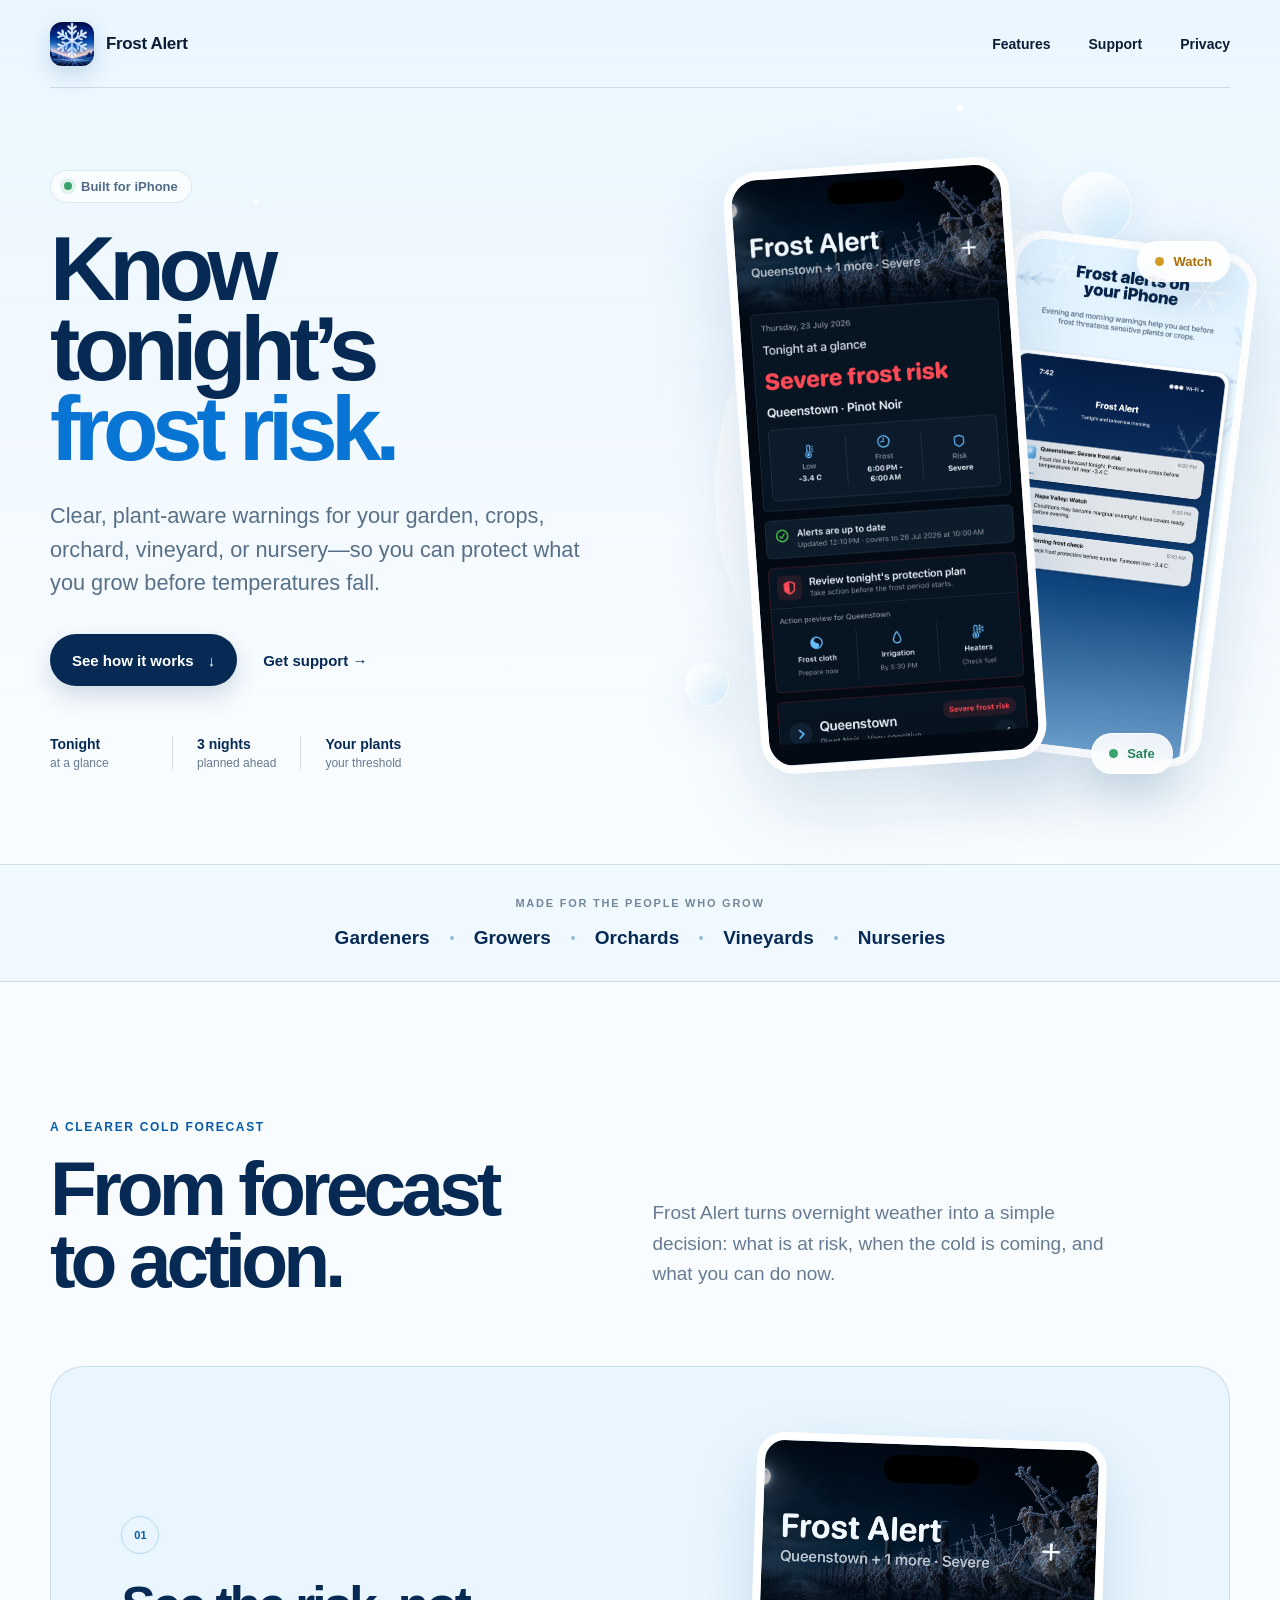
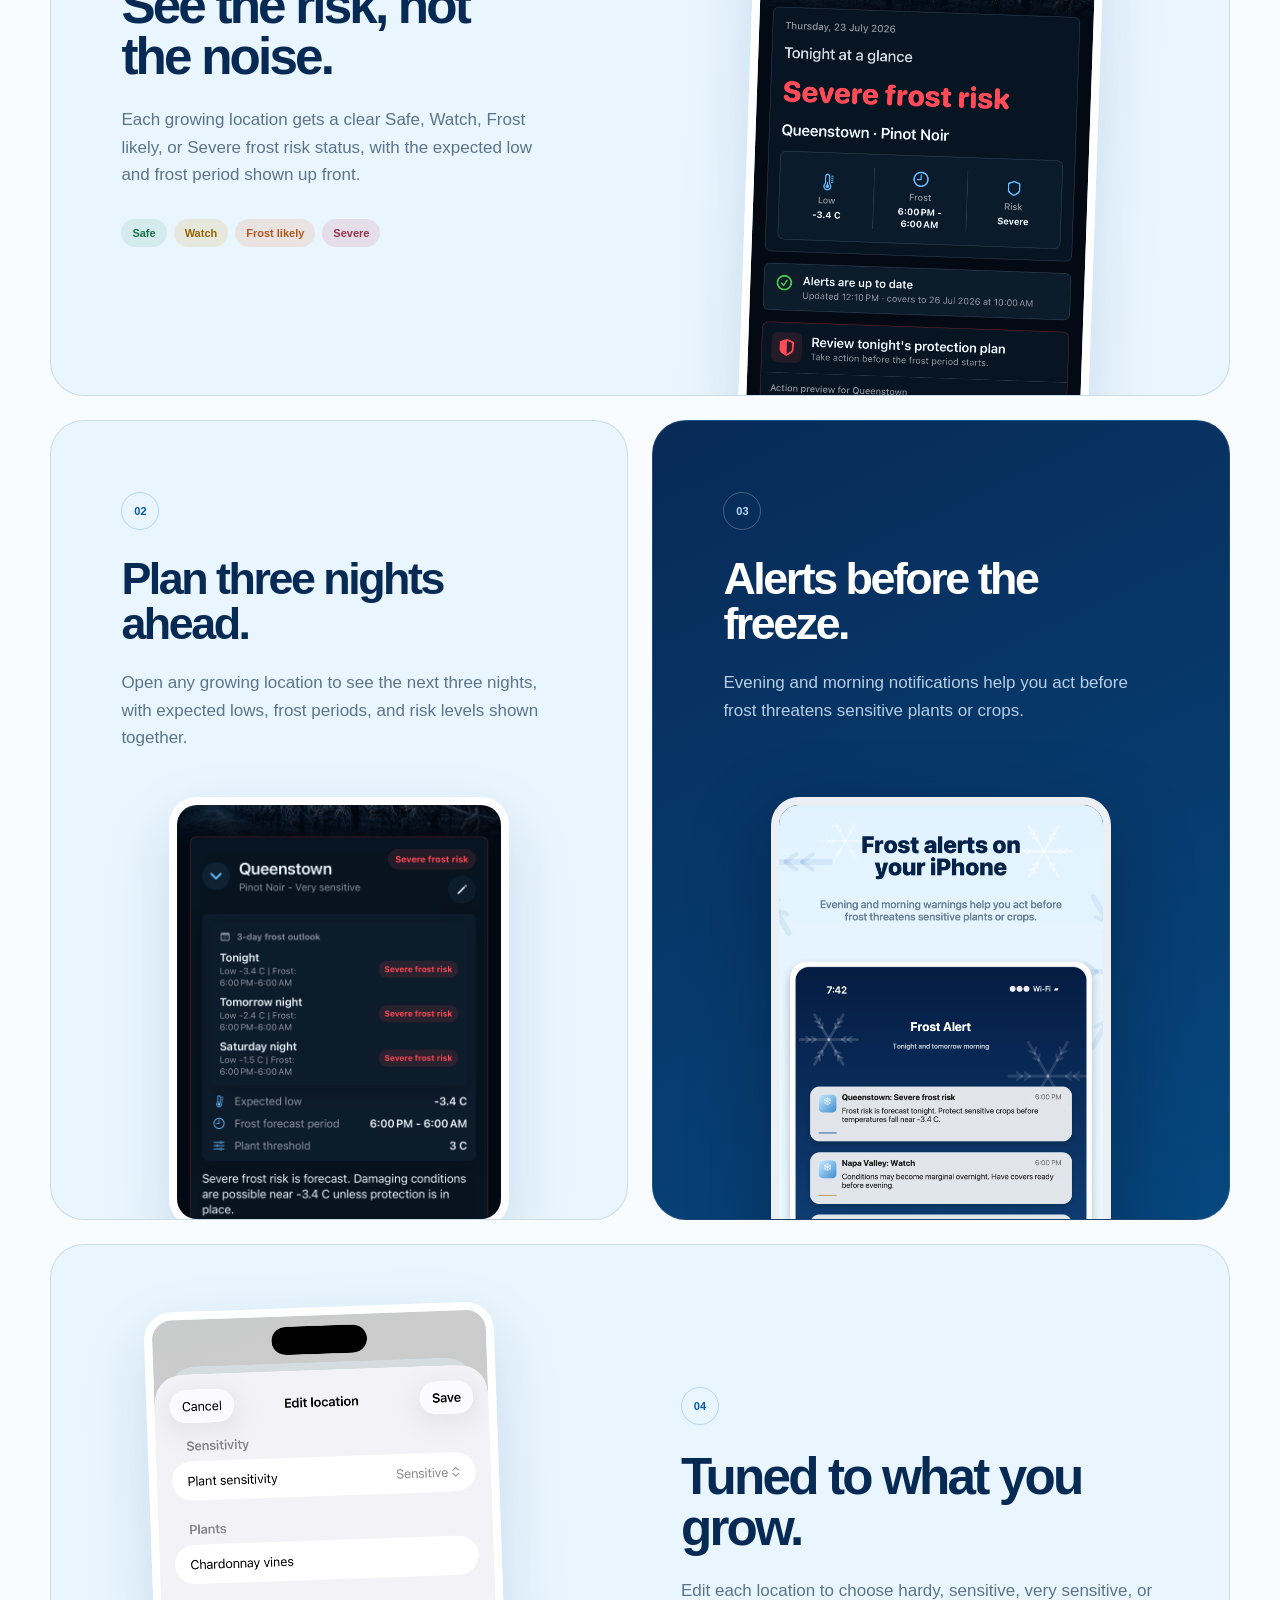
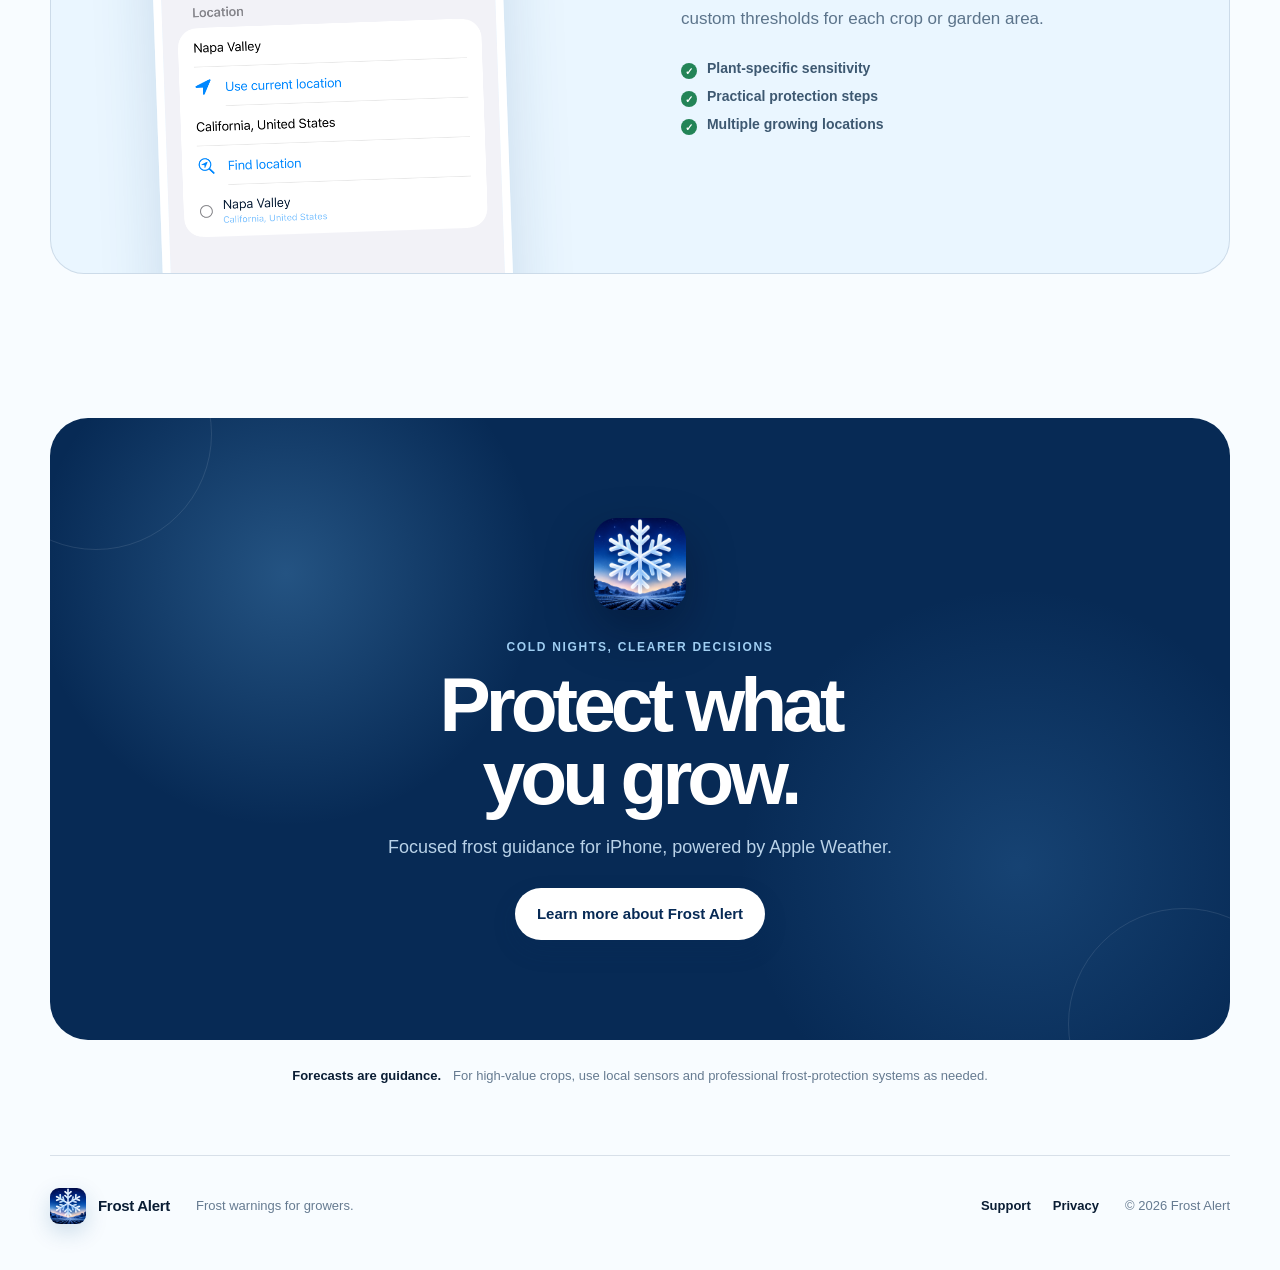
<file: docs/index.html>
<!doctype html>
<html lang="en">
<head>
  <meta charset="utf-8">
  <meta name="viewport" content="width=device-width, initial-scale=1">
  <title>Frost Alert — Frost warnings for growers</title>
  <meta name="description" content="Know when frost could threaten your garden, crops, orchard, vineyard, or nursery with clear overnight risk guidance for iPhone.">
  <meta name="theme-color" content="#eaf6ff">
  <meta property="og:title" content="Frost Alert — Know tonight's frost risk">
  <meta property="og:description" content="Clear, plant-aware frost warnings and practical guidance for growers and gardeners.">
  <meta property="og:type" content="website">
  <meta property="og:url" content="https://nhcottier.github.io/frost-alert/">
  <meta property="og:image" content="https://nhcottier.github.io/frost-alert/assets/screenshots/frost-risk-dashboard.png">
  <link rel="icon" href="assets/frost-alert-icon.png">
  <link rel="stylesheet" href="styles.css?v=8">
</head>
<body>
  <header class="site-header">
    <a class="wordmark" href="index.html" aria-label="Frost Alert home">
      <img src="assets/frost-alert-icon.png" width="44" height="44" alt="">
      <span>Frost Alert</span>
    </a>
    <nav class="site-nav" aria-label="Main navigation">
      <a href="#features">Features</a>
      <a href="support.html">Support</a>
      <a href="privacy.html">Privacy</a>
    </nav>
  </header>

  <main>
    <section class="marketing-hero">
      <div class="hero-copy">
        <div class="availability"><span aria-hidden="true"></span> Built for iPhone</div>
        <h1>Know tonight’s<br><em>frost risk.</em></h1>
        <p class="hero-lead">Clear, plant-aware warnings for your garden, crops, orchard, vineyard, or nursery—so you can protect what you grow before temperatures fall.</p>
        <div class="hero-actions">
          <a class="button" href="#features">See how it works <span aria-hidden="true">↓</span></a>
          <a class="text-link" href="support.html">Get support <span aria-hidden="true">→</span></a>
        </div>
        <ul class="quick-facts" aria-label="App highlights">
          <li><strong>Tonight</strong><span>at a glance</span></li>
          <li><strong>3 nights</strong><span>planned ahead</span></li>
          <li><strong>Your plants</strong><span>your threshold</span></li>
        </ul>
      </div>

      <div class="hero-showcase" aria-label="Frost Alert app screens">
        <div class="ice-orb orb-one" aria-hidden="true"></div>
        <div class="ice-orb orb-two" aria-hidden="true"></div>
        <figure class="screen-card screen-card-back">
          <img src="assets/screenshots/frost-notifications.png" alt="Frost Alert evening and morning notifications on iPhone" width="739" height="1600">
        </figure>
        <figure class="screen-card screen-card-front">
          <img src="assets/screenshots/frost-risk-dashboard.png" alt="Frost Alert dashboard showing severe, watch, and safe frost risk levels" width="1320" height="2868">
        </figure>
        <div class="risk-chip risk-chip-watch"><span></span> Watch</div>
        <div class="risk-chip risk-chip-safe"><span></span> Safe</div>
      </div>
    </section>

    <section class="audience-strip" aria-label="Who Frost Alert is for">
      <p>Made for the people who grow</p>
      <div>
        <span>Gardeners</span><i aria-hidden="true"></i><span>Growers</span><i aria-hidden="true"></i><span>Orchards</span><i aria-hidden="true"></i><span>Vineyards</span><i aria-hidden="true"></i><span>Nurseries</span>
      </div>
    </section>

    <section class="story-section" id="features">
      <div class="section-heading">
        <p class="kicker">A clearer cold forecast</p>
        <h2>From forecast<br>to action.</h2>
        <p>Frost Alert turns overnight weather into a simple decision: what is at risk, when the cold is coming, and what you can do now.</p>
      </div>

      <div class="feature-story feature-story-wide">
        <div class="feature-copy">
          <span class="feature-number">01</span>
          <h3>See the risk, not the noise.</h3>
          <p>Each growing location gets a clear Safe, Watch, Frost likely, or Severe frost risk status, with the expected low and frost period shown up front.</p>
          <div class="risk-scale" aria-label="Frost Alert risk levels">
            <span class="safe">Safe</span><span class="watch">Watch</span><span class="likely">Frost likely</span><span class="severe">Severe</span>
          </div>
        </div>
        <div class="feature-visual visual-dashboard">
          <img src="assets/screenshots/frost-risk-dashboard.png" alt="Dashboard showing frost risk across three growing locations" loading="lazy" width="1320" height="2868">
        </div>
      </div>

      <div class="feature-pair">
        <article class="feature-story feature-story-tall">
          <div class="feature-copy">
            <span class="feature-number">02</span>
            <h3>Plan three nights ahead.</h3>
            <p>Open any growing location to see the next three nights, with expected lows, frost periods, and risk levels shown together.</p>
          </div>
          <div class="feature-visual visual-outlook">
            <img src="assets/screenshots/three-day-outlook.png" alt="Expanded Queenstown location showing a three-night frost outlook" loading="lazy" width="1320" height="2868">
          </div>
        </article>

        <article class="feature-story feature-story-tall feature-story-dark">
          <div class="feature-copy">
            <span class="feature-number">03</span>
            <h3>Alerts before the freeze.</h3>
            <p>Evening and morning notifications help you act before frost threatens sensitive plants or crops.</p>
          </div>
          <div class="feature-visual visual-notifications">
            <img src="assets/screenshots/frost-notifications.png" alt="Frost warning notifications on iPhone" loading="lazy" width="739" height="1600">
          </div>
        </article>
      </div>

      <div class="feature-story feature-story-wide feature-story-reverse">
        <div class="feature-copy">
          <span class="feature-number">04</span>
          <h3>Tuned to what you grow.</h3>
          <p>Edit each location to choose hardy, sensitive, very sensitive, or custom thresholds for each crop or garden area.</p>
          <ul class="check-list">
            <li>Plant-specific sensitivity</li>
            <li>Practical protection steps</li>
            <li>Multiple growing locations</li>
          </ul>
        </div>
        <div class="feature-visual visual-plants">
          <img src="assets/screenshots/frost-alerts.png" alt="Edit location screen showing plant sensitivity tuning" loading="lazy" width="1320" height="2868">
        </div>
      </div>
    </section>

    <section class="final-cta">
      <img src="assets/frost-alert-icon.png" width="92" height="92" alt="Frost Alert app icon">
      <p class="kicker">Cold nights, clearer decisions</p>
      <h2>Protect what<br>you grow.</h2>
      <p>Focused frost guidance for iPhone, powered by Apple Weather.</p>
      <a class="button button-light" href="support.html">Learn more about Frost Alert</a>
    </section>

    <aside class="disclaimer marketing-disclaimer">
      <strong>Forecasts are guidance.</strong>
      <span>For high-value crops, use local sensors and professional frost-protection systems as needed.</span>
    </aside>
  </main>

  <footer class="site-footer">
    <a class="wordmark footer-wordmark" href="index.html">
      <img src="assets/frost-alert-icon.png" width="36" height="36" alt="">
      <span>Frost Alert</span>
    </a>
    <p>Frost warnings for growers.</p>
    <nav aria-label="Footer navigation"><a href="support.html">Support</a><a href="privacy.html">Privacy</a></nav>
    <p class="copyright">© 2026 Frost Alert</p>
  </footer>
</body>
</html>
</file>
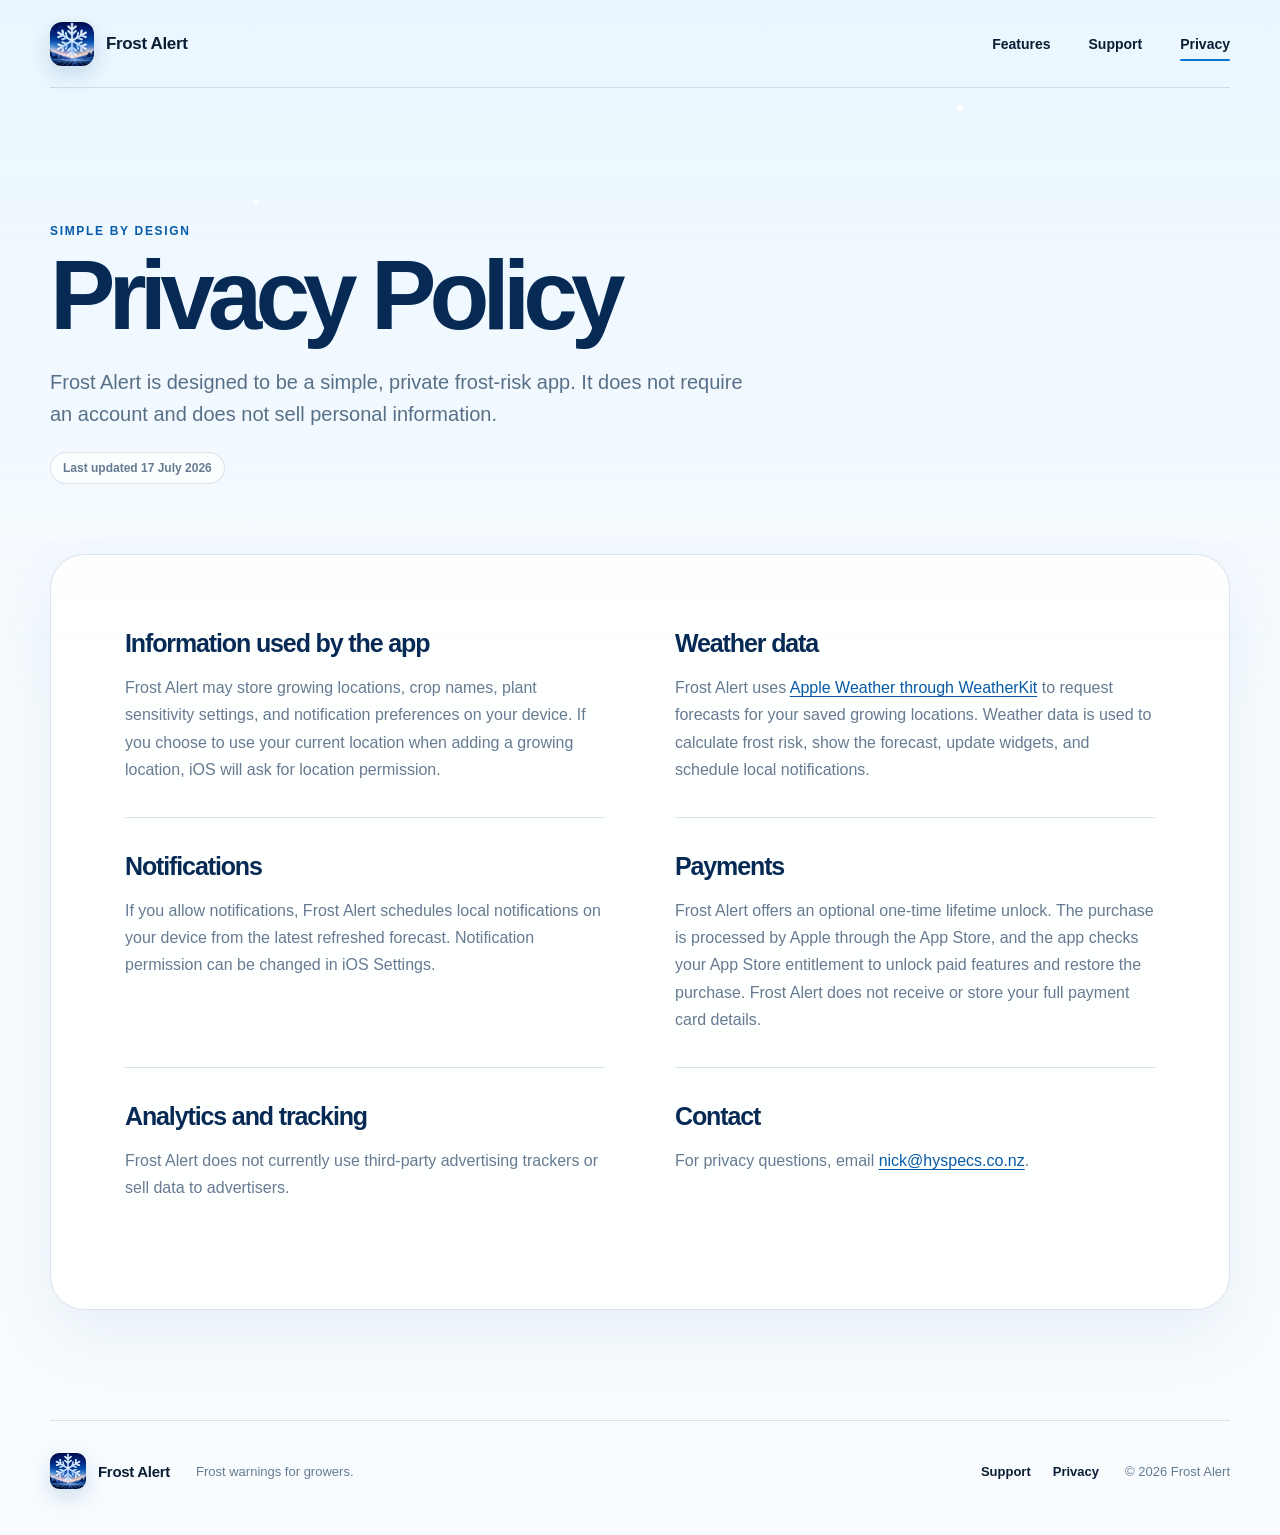
<file: docs/privacy.html>
<!doctype html>
<html lang="en">
<head>
  <meta charset="utf-8">
  <meta name="viewport" content="width=device-width, initial-scale=1">
  <title>Frost Alert Privacy Policy</title>
  <meta name="description" content="Privacy policy for the Frost Alert iPhone app.">
  <meta name="theme-color" content="#eaf6ff">
  <link rel="icon" href="assets/frost-alert-icon.png">
  <link rel="stylesheet" href="styles.css?v=8">
</head>
<body>
  <header class="site-header">
    <a class="wordmark" href="index.html" aria-label="Frost Alert home"><img src="assets/frost-alert-icon.png" width="44" height="44" alt=""><span>Frost Alert</span></a>
    <nav class="site-nav" aria-label="Main navigation"><a href="index.html#features">Features</a><a href="support.html">Support</a><a aria-current="page" href="privacy.html">Privacy</a></nav>
  </header>

  <main class="content-page">
    <header class="content-hero">
      <p class="kicker">Simple by design</p>
      <h1>Privacy Policy</h1>
      <p>Frost Alert is designed to be a simple, private frost-risk app. It does not require an account and does not sell personal information.</p>
      <span class="updated-date">Last updated 17 July 2026</span>
    </header>

    <section class="content-panel policy-sections">
      <section><h2>Information used by the app</h2><p>Frost Alert may store growing locations, crop names, plant sensitivity settings, and notification preferences on your device. If you choose to use your current location when adding a growing location, iOS will ask for location permission.</p></section>
      <section><h2>Weather data</h2><p>Frost Alert uses <a href="https://weatherkit.apple.com/legal-attribution.html">Apple Weather through WeatherKit</a> to request forecasts for your saved growing locations. Weather data is used to calculate frost risk, show the forecast, update widgets, and schedule local notifications.</p></section>
      <section><h2>Notifications</h2><p>If you allow notifications, Frost Alert schedules local notifications on your device from the latest refreshed forecast. Notification permission can be changed in iOS Settings.</p></section>
      <section><h2>Payments</h2><p>Frost Alert offers an optional one-time lifetime unlock. The purchase is processed by Apple through the App Store, and the app checks your App Store entitlement to unlock paid features and restore the purchase. Frost Alert does not receive or store your full payment card details.</p></section>
      <section><h2>Analytics and tracking</h2><p>Frost Alert does not currently use third-party advertising trackers or sell data to advertisers.</p></section>
      <section><h2>Contact</h2><p>For privacy questions, email <a href="mailto:nick@hyspecs.co.nz">nick@hyspecs.co.nz</a>.</p></section>
    </section>
  </main>

  <footer class="site-footer"><a class="wordmark footer-wordmark" href="index.html"><img src="assets/frost-alert-icon.png" width="36" height="36" alt=""><span>Frost Alert</span></a><p>Frost warnings for growers.</p><nav aria-label="Footer navigation"><a href="support.html">Support</a><a href="privacy.html">Privacy</a></nav><p class="copyright">© 2026 Frost Alert</p></footer>
</body>
</html>
</file>
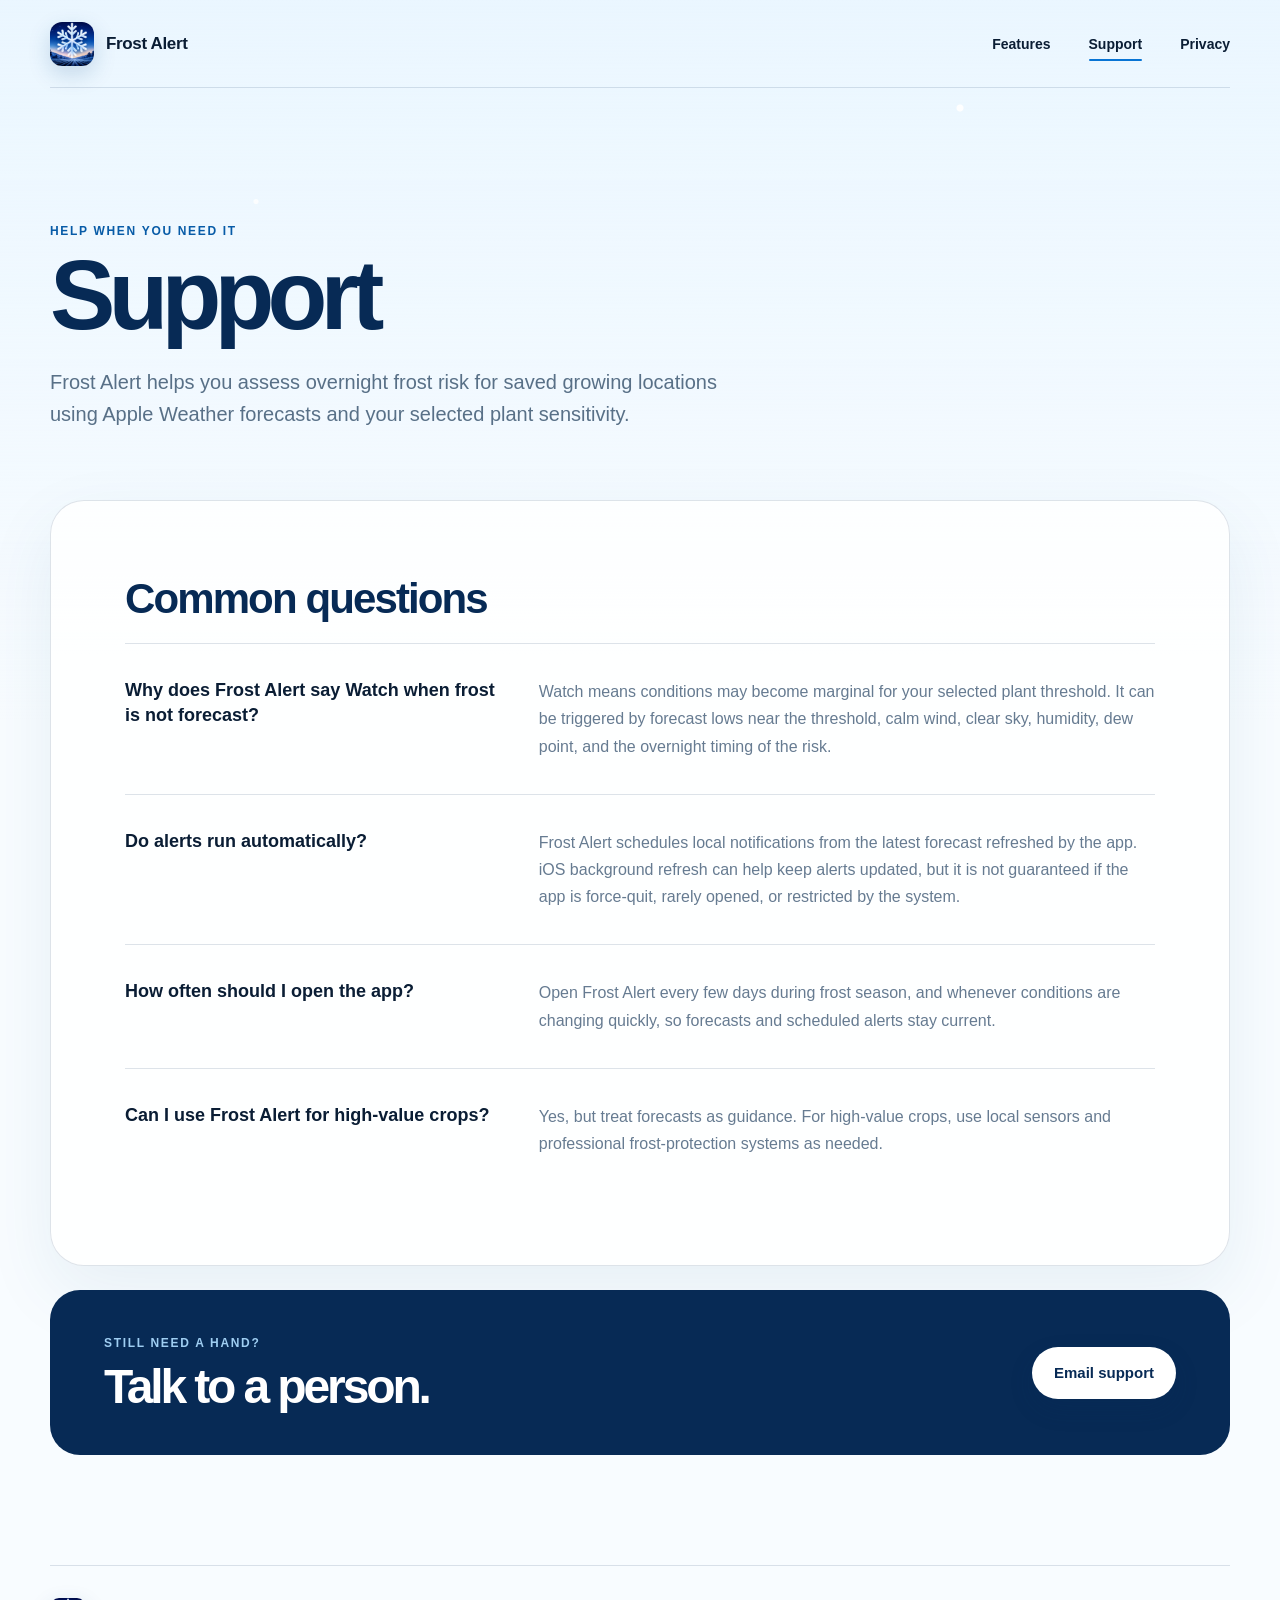
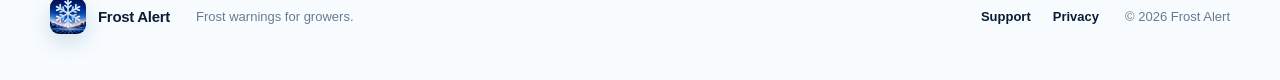
<file: docs/support.html>
<!doctype html>
<html lang="en">
<head>
  <meta charset="utf-8">
  <meta name="viewport" content="width=device-width, initial-scale=1">
  <title>Frost Alert Support</title>
  <meta name="description" content="Support information for the Frost Alert iPhone app.">
  <meta name="theme-color" content="#eaf6ff">
  <link rel="icon" href="assets/frost-alert-icon.png">
  <link rel="stylesheet" href="styles.css?v=8">
</head>
<body>
  <header class="site-header">
    <a class="wordmark" href="index.html" aria-label="Frost Alert home"><img src="assets/frost-alert-icon.png" width="44" height="44" alt=""><span>Frost Alert</span></a>
    <nav class="site-nav" aria-label="Main navigation"><a href="index.html#features">Features</a><a aria-current="page" href="support.html">Support</a><a href="privacy.html">Privacy</a></nav>
  </header>

  <main class="content-page">
    <header class="content-hero">
      <p class="kicker">Help when you need it</p>
      <h1>Support</h1>
      <p>Frost Alert helps you assess overnight frost risk for saved growing locations using Apple Weather forecasts and your selected plant sensitivity.</p>
    </header>

    <section class="content-panel">
      <h2>Common questions</h2>
      <div class="faq-list">
        <article>
          <h3>Why does Frost Alert say Watch when frost is not forecast?</h3>
          <p>Watch means conditions may become marginal for your selected plant threshold. It can be triggered by forecast lows near the threshold, calm wind, clear sky, humidity, dew point, and the overnight timing of the risk.</p>
        </article>
        <article>
          <h3>Do alerts run automatically?</h3>
          <p>Frost Alert schedules local notifications from the latest forecast refreshed by the app. iOS background refresh can help keep alerts updated, but it is not guaranteed if the app is force-quit, rarely opened, or restricted by the system.</p>
        </article>
        <article>
          <h3>How often should I open the app?</h3>
          <p>Open Frost Alert every few days during frost season, and whenever conditions are changing quickly, so forecasts and scheduled alerts stay current.</p>
        </article>
        <article>
          <h3>Can I use Frost Alert for high-value crops?</h3>
          <p>Yes, but treat forecasts as guidance. For high-value crops, use local sensors and professional frost-protection systems as needed.</p>
        </article>
      </div>
    </section>

    <section class="contact-card">
      <div><p class="kicker">Still need a hand?</p><h2>Talk to a person.</h2></div>
      <a class="button" href="mailto:nick@hyspecs.co.nz">Email support</a>
    </section>
  </main>

  <footer class="site-footer"><a class="wordmark footer-wordmark" href="index.html"><img src="assets/frost-alert-icon.png" width="36" height="36" alt=""><span>Frost Alert</span></a><p>Frost warnings for growers.</p><nav aria-label="Footer navigation"><a href="support.html">Support</a><a href="privacy.html">Privacy</a></nav><p class="copyright">© 2026 Frost Alert</p></footer>
</body>
</html>
</file>
<file: docs/styles.css>
:root {
  color-scheme: light;
  --ice: #eaf6ff;
  --ice-deep: #d8edfc;
  --navy: #072a55;
  --ink: #0a1d34;
  --muted: #667b91;
  --blue: #0874d4;
  --blue-dark: #075ba7;
  --green: #238457;
  --gold: #a86e00;
  --red: #a73b4c;
  --line: rgba(7, 42, 85, 0.13);
  --white: #ffffff;
  --shadow: 0 28px 80px rgba(21, 83, 132, 0.16);
}

* {
  box-sizing: border-box;
}

html {
  scroll-behavior: smooth;
}

body {
  margin: 0;
  overflow-x: clip;
  color: var(--ink);
  background: #f8fcff;
  font-family: -apple-system, BlinkMacSystemFont, "SF Pro Display", "Segoe UI", sans-serif;
  -webkit-font-smoothing: antialiased;
}

body::before {
  position: fixed;
  inset: 0 0 auto;
  z-index: -1;
  height: 720px;
  background:
    radial-gradient(circle at 75% 15%, rgba(255, 255, 255, 0.95) 0 3px, transparent 4px),
    radial-gradient(circle at 20% 28%, rgba(255, 255, 255, 0.8) 0 2px, transparent 3px),
    linear-gradient(180deg, var(--ice) 0%, rgba(234, 246, 255, 0) 100%);
  content: "";
  pointer-events: none;
}

a {
  color: var(--blue-dark);
  text-underline-offset: 3px;
}

img {
  display: block;
  max-width: 100%;
}

.site-header,
.site-footer,
.marketing-hero,
.story-section,
.final-cta,
.marketing-disclaimer,
.content-page {
  width: min(1180px, calc(100% - 48px));
  margin-inline: auto;
}

.site-header {
  display: flex;
  align-items: center;
  justify-content: space-between;
  min-height: 88px;
  border-bottom: 1px solid var(--line);
}

.wordmark {
  display: inline-flex;
  align-items: center;
  gap: 12px;
  color: var(--ink);
  font-size: 17px;
  font-weight: 800;
  letter-spacing: -0.02em;
  text-decoration: none;
}

.wordmark img {
  border-radius: 12px;
  box-shadow: 0 8px 22px rgba(13, 78, 132, 0.18);
}

.site-nav {
  display: flex;
  align-items: center;
  gap: clamp(20px, 3vw, 38px);
}

.site-nav a {
  position: relative;
  color: var(--ink);
  font-size: 14px;
  font-weight: 700;
  text-decoration: none;
}

.site-nav a::after {
  position: absolute;
  right: 0;
  bottom: -9px;
  left: 0;
  height: 2px;
  border-radius: 2px;
  background: var(--blue);
  content: "";
  opacity: 0;
  transform: scaleX(0.6);
  transition: 180ms ease;
}

.site-nav a:hover::after,
.site-nav a:focus-visible::after,
.site-nav a[aria-current="page"]::after {
  opacity: 1;
  transform: scaleX(1);
}

.marketing-hero {
  display: grid;
  grid-template-columns: minmax(0, 0.96fr) minmax(460px, 1.04fr);
  gap: clamp(40px, 6vw, 92px);
  align-items: center;
  min-height: 760px;
  padding: 72px 0 84px;
}

.availability {
  display: inline-flex;
  align-items: center;
  gap: 9px;
  margin-bottom: 26px;
  padding: 8px 13px;
  border: 1px solid rgba(7, 42, 85, 0.1);
  border-radius: 999px;
  color: #506c87;
  background: rgba(255, 255, 255, 0.68);
  font-size: 13px;
  font-weight: 700;
}

.availability span {
  width: 8px;
  height: 8px;
  border-radius: 50%;
  background: #39a46d;
  box-shadow: 0 0 0 4px rgba(57, 164, 109, 0.12);
}

.marketing-hero h1,
.content-hero h1 {
  margin: 0;
  color: var(--navy);
  font-size: clamp(58px, 7.1vw, 100px);
  font-weight: 800;
  letter-spacing: -0.07em;
  line-height: 0.88;
}

.marketing-hero h1 em {
  color: var(--blue);
  font-style: normal;
}

.hero-lead {
  max-width: 590px;
  margin: 30px 0 0;
  color: #587087;
  font-size: clamp(18px, 1.7vw, 22px);
  line-height: 1.55;
}

.hero-actions {
  display: flex;
  flex-wrap: wrap;
  align-items: center;
  gap: 26px;
  margin-top: 34px;
}

.button {
  display: inline-flex;
  min-height: 52px;
  align-items: center;
  justify-content: center;
  gap: 14px;
  padding: 0 22px;
  border-radius: 999px;
  color: white;
  background: var(--navy);
  box-shadow: 0 10px 24px rgba(7, 42, 85, 0.16);
  font-size: 15px;
  font-weight: 800;
  text-decoration: none;
  transition: transform 180ms ease, background 180ms ease, box-shadow 180ms ease;
}

.button:hover,
.button:focus-visible {
  background: var(--blue-dark);
  box-shadow: 0 14px 32px rgba(7, 74, 135, 0.22);
  transform: translateY(-2px);
}

.text-link {
  color: var(--navy);
  font-size: 15px;
  font-weight: 800;
  text-decoration: none;
}

.quick-facts {
  display: flex;
  gap: 0;
  margin: 50px 0 0;
  padding: 0;
  list-style: none;
}

.quick-facts li {
  min-width: 122px;
  padding: 0 24px;
  border-left: 1px solid var(--line);
}

.quick-facts li:first-child {
  padding-left: 0;
  border-left: 0;
}

.quick-facts strong,
.quick-facts span {
  display: block;
}

.quick-facts strong {
  color: var(--navy);
  font-size: 14px;
}

.quick-facts span {
  margin-top: 4px;
  color: var(--muted);
  font-size: 12px;
}

.hero-showcase {
  position: relative;
  min-height: 620px;
  isolation: isolate;
}

.hero-showcase::before {
  position: absolute;
  top: 10%;
  right: 5%;
  bottom: 5%;
  left: 10%;
  z-index: -2;
  border: 1px solid rgba(255, 255, 255, 0.8);
  border-radius: 48% 52% 44% 56% / 53% 41% 59% 47%;
  background: linear-gradient(145deg, rgba(255, 255, 255, 0.82), rgba(205, 235, 255, 0.36));
  box-shadow: inset 0 0 70px rgba(255, 255, 255, 0.72);
  content: "";
  transform: rotate(-8deg);
}

.screen-card {
  position: absolute;
  margin: 0;
  overflow: hidden;
  border: 8px solid rgba(255, 255, 255, 0.94);
  border-radius: 34px;
  background: var(--ice);
  box-shadow: var(--shadow);
}

.screen-card img {
  display: block;
  width: 100%;
  height: auto;
  object-fit: contain;
}

.screen-card-front {
  top: 4px;
  left: 15%;
  z-index: 2;
  width: min(286px, 53%);
  transform: rotate(-4deg);
}

.screen-card-front img {
  transform: translateY(-1px);
}

.screen-card-back {
  top: 80px;
  right: 0;
  z-index: 1;
  width: min(248px, 46%);
  transform: rotate(7deg);
}

.risk-chip {
  position: absolute;
  z-index: 4;
  display: flex;
  align-items: center;
  gap: 9px;
  padding: 12px 17px;
  border: 1px solid rgba(255, 255, 255, 0.82);
  border-radius: 999px;
  background: rgba(255, 255, 255, 0.88);
  box-shadow: 0 16px 38px rgba(11, 65, 112, 0.15);
  backdrop-filter: blur(12px);
  font-size: 13px;
  font-weight: 800;
}

.risk-chip span {
  width: 9px;
  height: 9px;
  border-radius: 50%;
}

.risk-chip-watch {
  top: 13%;
  right: 0;
  color: var(--gold);
}

.risk-chip-watch span {
  background: #d59a20;
}

.risk-chip-safe {
  right: 10%;
  bottom: 1%;
  color: var(--green);
}

.risk-chip-safe span {
  background: #39a46d;
}

.ice-orb {
  position: absolute;
  z-index: -1;
  border: 1px solid rgba(255, 255, 255, 0.9);
  border-radius: 50%;
  background: linear-gradient(145deg, rgba(255, 255, 255, 0.82), rgba(130, 203, 249, 0.28));
  box-shadow: inset 10px 10px 22px rgba(255, 255, 255, 0.65), 0 18px 50px rgba(53, 139, 202, 0.12);
}

.orb-one {
  top: 2%;
  right: 17%;
  width: 70px;
  height: 70px;
}

.orb-two {
  bottom: 12%;
  left: 5%;
  width: 44px;
  height: 44px;
}

.audience-strip {
  padding: 32px max(24px, calc((100vw - 1180px) / 2));
  border-top: 1px solid var(--line);
  border-bottom: 1px solid var(--line);
  background: rgba(234, 246, 255, 0.58);
  text-align: center;
}

.audience-strip p {
  margin: 0 0 18px;
  color: #72879a;
  font-size: 11px;
  font-weight: 800;
  letter-spacing: 0.16em;
  text-transform: uppercase;
}

.audience-strip div {
  display: flex;
  flex-wrap: wrap;
  align-items: center;
  justify-content: center;
  gap: 20px;
  color: var(--navy);
  font-size: clamp(15px, 2vw, 19px);
  font-weight: 750;
}

.audience-strip i {
  width: 4px;
  height: 4px;
  border-radius: 50%;
  background: #91b9d8;
}

.story-section {
  padding: 130px 0 120px;
}

.section-heading {
  display: grid;
  grid-template-columns: 0.95fr 1.05fr;
  gap: 40px 80px;
  align-items: end;
  margin-bottom: 70px;
}

.section-heading .kicker {
  grid-column: 1 / -1;
  margin-bottom: -22px;
}

.kicker {
  margin: 0 0 14px;
  color: var(--blue-dark);
  font-size: 12px;
  font-weight: 850;
  letter-spacing: 0.14em;
  text-transform: uppercase;
}

.section-heading h2,
.final-cta h2,
.contact-card h2 {
  margin: 0;
  color: var(--navy);
  font-size: clamp(50px, 6vw, 80px);
  letter-spacing: -0.065em;
  line-height: 0.94;
}

.section-heading > p:last-child {
  max-width: 470px;
  margin: 0 0 7px;
  color: var(--muted);
  font-size: 19px;
  line-height: 1.6;
}

.feature-story {
  position: relative;
  overflow: hidden;
  border: 1px solid var(--line);
  border-radius: 34px;
  background: var(--ice);
}

.feature-story-wide {
  display: grid;
  grid-template-columns: minmax(0, 0.95fr) minmax(400px, 1.05fr);
  min-height: 630px;
  margin-bottom: 24px;
}

.feature-copy {
  position: relative;
  z-index: 2;
  display: flex;
  flex-direction: column;
  align-items: flex-start;
  justify-content: center;
  padding: clamp(38px, 5.5vw, 72px);
}

.feature-number {
  display: grid;
  width: 38px;
  height: 38px;
  margin-bottom: 26px;
  place-items: center;
  border: 1px solid rgba(8, 116, 212, 0.24);
  border-radius: 50%;
  color: var(--blue-dark);
  font-size: 11px;
  font-weight: 800;
}

.feature-copy h3 {
  max-width: 480px;
  margin: 0;
  color: var(--navy);
  font-size: clamp(35px, 4vw, 54px);
  letter-spacing: -0.055em;
  line-height: 1;
}

.feature-copy p {
  max-width: 480px;
  margin: 24px 0 0;
  color: #5c748b;
  font-size: 17px;
  line-height: 1.62;
}

.risk-scale {
  display: flex;
  flex-wrap: wrap;
  gap: 7px;
  margin-top: 30px;
}

.risk-scale span {
  padding: 8px 11px;
  border-radius: 999px;
  font-size: 11px;
  font-weight: 800;
}

.risk-scale .safe { color: #167046; background: rgba(57, 164, 109, 0.13); }
.risk-scale .watch { color: #956200; background: rgba(213, 154, 32, 0.15); }
.risk-scale .likely { color: #b1571e; background: rgba(231, 117, 49, 0.14); }
.risk-scale .severe { color: #963245; background: rgba(192, 63, 83, 0.13); }

.feature-visual {
  position: relative;
  min-height: 560px;
}

.feature-visual img {
  position: absolute;
  width: 350px;
  height: auto;
  object-fit: contain;
  border: 8px solid white;
  border-radius: 28px 28px 0 0;
  box-shadow: 0 26px 64px rgba(23, 83, 130, 0.16);
}

.visual-dashboard img {
  top: 70px;
  left: 50%;
  transform: translateX(-50%) rotate(2deg);
}

.feature-pair {
  display: grid;
  grid-template-columns: 1fr 1fr;
  gap: 24px;
  margin-bottom: 24px;
}

.feature-story-tall {
  min-height: 800px;
}

.feature-story-tall .feature-copy {
  justify-content: flex-start;
  padding-bottom: 20px;
}

.feature-story-tall .feature-copy h3 {
  font-size: clamp(34px, 3.5vw, 48px);
}

.feature-story-tall .feature-visual {
  position: absolute;
  right: 0;
  bottom: 0;
  left: 0;
  height: 440px;
  min-height: 0;
}

.feature-story-tall .feature-visual img {
  top: 18px;
  left: 50%;
  width: 340px;
  transform: translateX(-50%);
}

.visual-outlook img {
  height: 430px;
  object-fit: cover;
  object-position: 50% 45%;
  border-radius: 28px;
}

.feature-story-dark {
  border-color: rgba(255, 255, 255, 0.1);
  background: linear-gradient(155deg, #082a57, #06477f);
}

.feature-story-dark .feature-number {
  border-color: rgba(255, 255, 255, 0.24);
  color: #b8ddff;
}

.feature-story-dark .feature-copy h3 {
  color: white;
}

.feature-story-dark .feature-copy p {
  color: #b6cee4;
}

.feature-story-dark .feature-visual img {
  border-color: rgba(255, 255, 255, 0.92);
  box-shadow: 0 30px 80px rgba(0, 12, 28, 0.35);
}

.feature-story-reverse .feature-copy {
  grid-column: 2;
}

.feature-story-reverse .feature-visual {
  grid-row: 1;
  grid-column: 1;
}

.visual-plants img {
  top: 62px;
  left: 50%;
  transform: translateX(-50%) rotate(-2deg);
}

.check-list {
  display: grid;
  gap: 12px;
  margin: 28px 0 0;
  padding: 0;
  list-style: none;
}

.check-list li {
  position: relative;
  padding-left: 26px;
  color: #3d5871;
  font-size: 14px;
  font-weight: 750;
}

.check-list li::before {
  position: absolute;
  top: 3px;
  left: 0;
  display: grid;
  width: 16px;
  height: 16px;
  place-items: center;
  border-radius: 50%;
  color: white;
  background: var(--green);
  content: "✓";
  font-size: 10px;
}

.final-cta {
  position: relative;
  overflow: hidden;
  padding: 100px 28px;
  border-radius: 38px;
  background:
    radial-gradient(circle at 20% 25%, rgba(111, 190, 247, 0.28), transparent 24%),
    radial-gradient(circle at 82% 72%, rgba(71, 145, 210, 0.24), transparent 26%),
    var(--navy);
  text-align: center;
}

.final-cta::before,
.final-cta::after {
  position: absolute;
  width: 230px;
  height: 230px;
  border: 1px solid rgba(255, 255, 255, 0.1);
  border-radius: 50%;
  content: "";
}

.final-cta::before { top: -100px; left: -70px; }
.final-cta::after { right: -70px; bottom: -100px; }

.final-cta img {
  margin: 0 auto 30px;
  border-radius: 22px;
  box-shadow: 0 20px 48px rgba(0, 10, 28, 0.35);
}

.final-cta .kicker {
  color: #9fcef2;
}

.final-cta h2 {
  color: white;
}

.final-cta > p:not(.kicker) {
  margin: 24px auto 30px;
  color: #b9d2e8;
  font-size: 18px;
}

.button-light {
  color: var(--navy);
  background: white;
}

.button-light:hover,
.button-light:focus-visible {
  color: white;
}

.marketing-disclaimer {
  display: flex;
  gap: 12px;
  justify-content: center;
  padding: 28px 0 72px;
  color: var(--muted);
  font-size: 13px;
  text-align: center;
}

.marketing-disclaimer strong {
  color: var(--ink);
}

.site-footer {
  display: grid;
  grid-template-columns: auto 1fr auto auto;
  gap: 26px;
  align-items: center;
  padding: 32px 0 46px;
  border-top: 1px solid var(--line);
  color: var(--muted);
  font-size: 13px;
}

.footer-wordmark {
  font-size: 15px;
}

.footer-wordmark img {
  border-radius: 9px;
}

.site-footer p {
  margin: 0;
}

.site-footer nav {
  display: flex;
  gap: 22px;
}

.site-footer nav a {
  color: var(--ink);
  font-weight: 700;
  text-decoration: none;
}

/* Support and privacy */
.content-page {
  padding: 82px 0 110px;
}

.content-hero {
  max-width: 850px;
  padding: 54px 0 70px;
}

.content-hero h1 {
  font-size: clamp(58px, 8vw, 98px);
}

.content-hero > p:not(.kicker) {
  max-width: 720px;
  margin: 28px 0 0;
  color: #587087;
  font-size: 20px;
  line-height: 1.6;
}

.updated-date {
  display: inline-block;
  margin-top: 22px;
  padding: 8px 12px;
  border: 1px solid var(--line);
  border-radius: 999px;
  color: var(--muted);
  background: rgba(255, 255, 255, 0.68);
  font-size: 12px;
  font-weight: 700;
}

.content-panel {
  padding: clamp(34px, 6vw, 74px);
  border: 1px solid var(--line);
  border-radius: 34px;
  background: rgba(255, 255, 255, 0.82);
  box-shadow: 0 26px 70px rgba(23, 83, 130, 0.08);
}

.content-panel > h2,
.policy-sections h2 {
  margin: 0;
  color: var(--navy);
  font-size: clamp(28px, 4vw, 42px);
  letter-spacing: -0.045em;
}

.faq-list {
  margin-top: 20px;
}

.faq-list article {
  display: grid;
  grid-template-columns: minmax(220px, 0.75fr) minmax(0, 1.25fr);
  gap: 44px;
  padding: 34px 0;
  border-top: 1px solid var(--line);
}

.faq-list h3 {
  margin: 0;
  color: var(--ink);
  font-size: 18px;
  line-height: 1.35;
}

.faq-list p,
.policy-sections p {
  margin: 0;
  color: var(--muted);
  font-size: 16px;
  line-height: 1.7;
}

.contact-card {
  display: flex;
  align-items: center;
  justify-content: space-between;
  gap: 30px;
  margin-top: 24px;
  padding: 46px 54px;
  border-radius: 30px;
  color: white;
  background: var(--navy);
}

.contact-card .kicker {
  color: #9fcef2;
}

.contact-card h2 {
  color: white;
  font-size: clamp(34px, 4vw, 48px);
}

.contact-card .button {
  flex: 0 0 auto;
  color: var(--navy);
  background: white;
}

.policy-sections {
  display: grid;
  grid-template-columns: 1fr 1fr;
  gap: 0 70px;
}

.policy-sections section {
  padding: 34px 0;
  border-top: 1px solid var(--line);
}

.policy-sections section:nth-child(-n+2) {
  border-top: 0;
  padding-top: 0;
}

.policy-sections h2 {
  margin-bottom: 16px;
  font-size: 25px;
}

@media (prefers-reduced-motion: reduce) {
  html { scroll-behavior: auto; }
  *, *::before, *::after { transition-duration: 0.01ms !important; }
}

@media (max-width: 980px) {
  .marketing-hero {
    grid-template-columns: 1fr;
    gap: 36px;
    padding-top: 60px;
  }

  .hero-copy {
    text-align: center;
  }

  .hero-lead {
    margin-inline: auto;
  }

  .hero-actions,
  .quick-facts {
    justify-content: center;
  }

  .hero-showcase {
    width: min(600px, 100%);
    margin-inline: auto;
  }

  .section-heading {
    grid-template-columns: 1fr;
  }

  .section-heading .kicker {
    margin-bottom: -12px;
  }

  .feature-story-wide {
    grid-template-columns: 1fr 1fr;
  }

  .site-footer {
    grid-template-columns: auto 1fr auto;
  }

  .copyright {
    grid-column: 2;
  }
}

@media (max-width: 760px) {
  .site-header,
  .site-footer,
  .marketing-hero,
  .story-section,
  .final-cta,
  .marketing-disclaimer,
  .content-page {
    width: min(100% - 28px, 1180px);
  }

  .site-header {
    min-height: 74px;
  }

  .site-nav {
    gap: 16px;
  }

  .site-nav a:first-child {
    display: none;
  }

  .marketing-hero {
    min-height: 0;
    padding: 48px 0 64px;
  }

  .marketing-hero h1 {
    font-size: clamp(52px, 16vw, 74px);
  }

  .hero-lead {
    font-size: 18px;
  }

  .quick-facts li {
    min-width: 0;
    padding: 0 13px;
  }

  .hero-showcase {
    min-height: 500px;
  }

  .screen-card-front {
    left: 7%;
    width: 53%;
  }

  .screen-card-back {
    top: 66px;
    right: 8px;
    width: 46%;
  }

  .risk-chip-watch { top: 9%; }
  .risk-chip-safe { right: 4%; bottom: 0; }

  .audience-strip div {
    gap: 10px 14px;
  }

  .story-section {
    padding: 84px 0 76px;
  }

  .section-heading {
    margin-bottom: 42px;
  }

  .section-heading > p:last-child {
    font-size: 17px;
  }

  .feature-story,
  .final-cta,
  .content-panel {
    border-radius: 26px;
  }

  .feature-story-wide,
  .feature-pair {
    grid-template-columns: 1fr;
  }

  .feature-story-wide {
    min-height: 850px;
  }

  .feature-story-wide .feature-copy,
  .feature-story-reverse .feature-copy {
    grid-row: 1;
    grid-column: 1;
    justify-content: flex-start;
  }

  .feature-story-wide .feature-visual,
  .feature-story-reverse .feature-visual {
    position: absolute;
    right: 0;
    bottom: 0;
    left: 0;
    height: 470px;
    min-height: 0;
    grid-row: auto;
    grid-column: auto;
  }

  .feature-story-wide .feature-visual img,
  .feature-story-reverse .feature-visual img {
    top: 16px;
    width: min(330px, 76%);
  }

  .feature-story-tall {
    min-height: 770px;
  }

  .feature-copy {
    padding: 36px 30px;
  }

  .feature-copy h3,
  .feature-story-tall .feature-copy h3 {
    font-size: 38px;
  }

  .final-cta {
    padding: 72px 24px;
  }

  .marketing-disclaimer {
    flex-direction: column;
    padding-bottom: 54px;
  }

  .site-footer {
    grid-template-columns: 1fr auto;
    gap: 18px;
  }

  .site-footer > p:not(.copyright) {
    display: none;
  }

  .site-footer nav {
    grid-row: 2;
  }

  .copyright {
    grid-row: 2;
    grid-column: 2;
  }

  .content-page {
    padding: 40px 0 72px;
  }

  .content-hero {
    padding: 42px 0 52px;
  }

  .content-hero > p:not(.kicker) {
    font-size: 18px;
  }

  .faq-list article,
  .policy-sections {
    grid-template-columns: 1fr;
  }

  .faq-list article {
    gap: 14px;
    padding: 28px 0;
  }

  .contact-card {
    align-items: flex-start;
    flex-direction: column;
    padding: 38px 30px;
  }

  .policy-sections {
    gap: 0;
  }

  .policy-sections section:nth-child(2) {
    padding-top: 34px;
    border-top: 1px solid var(--line);
  }
}

@media (max-width: 420px) {
  .wordmark {
    gap: 9px;
    font-size: 15px;
  }

  .wordmark img {
    width: 38px;
    height: 38px;
  }

  .site-nav a {
    font-size: 13px;
  }

  .hero-actions {
    flex-direction: column;
  }

  .quick-facts {
    margin-top: 40px;
  }

  .quick-facts strong { font-size: 12px; }
  .quick-facts span { font-size: 10px; }

  .hero-showcase {
    min-height: 430px;
  }

  .screen-card {
    border-width: 6px;
    border-radius: 25px;
  }

  .risk-chip {
    padding: 9px 12px;
    font-size: 11px;
  }

  .feature-story-wide { min-height: 820px; }
  .feature-story-tall { min-height: 740px; }
}
</file>
